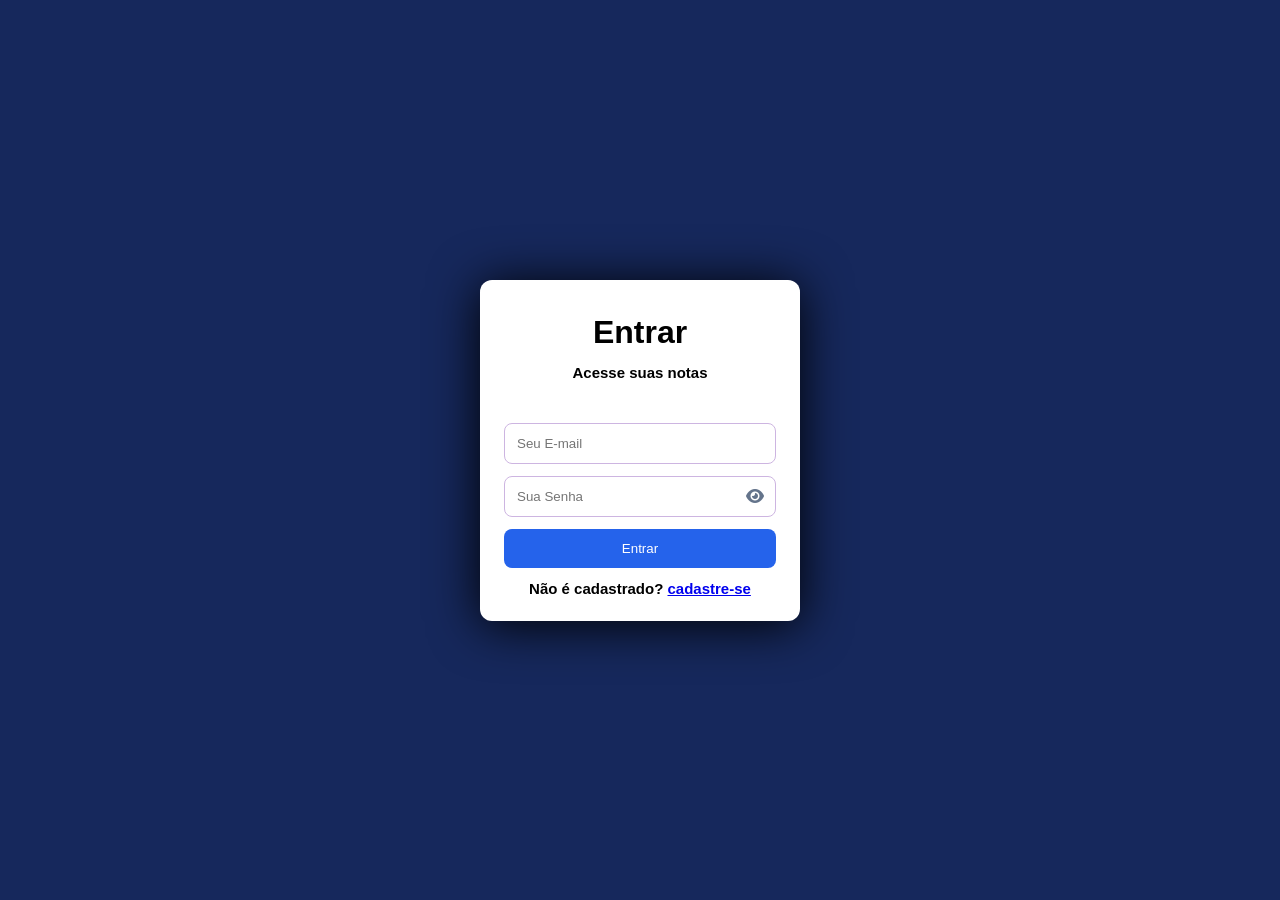
<file: index.html>
<!DOCTYPE html>
<html lang="pt-br">
<head>
    <meta charset="UTF-8">
    <meta name="viewport" content="width=device-width, initial-scale=1.0">
    <link rel="stylesheet" href="./Style/Home.css">
    <link rel="stylesheet" href="https://cdnjs.cloudflare.com/ajax/libs/font-awesome/6.5.1/css/all.min.css">
    <title>Login</title>
</head>
<body>
    <div class="container">
        <form id="formLogin" class="login-box">
            <h1>Entrar</h1>
            <h2>Acesse suas notas</h2>
            <p id="erroLogin" class="error"></p>

            <input type="email" id="email" placeholder="Seu E-mail">
            
            <div class="campo-senha">
                <input type="password" id="senha" placeholder="Sua Senha">
                <i class="fa-solid fa-eye" id="toggleSenha"></i>
            </div>

            <button type="submit">Entrar</button>
            <h2>Não é cadastrado? <a href="cadastro.html">cadastre-se</a></h2>
        </form>
    </div>

    <script src="Js/script.js"></script>
</body>
</html>
</file>
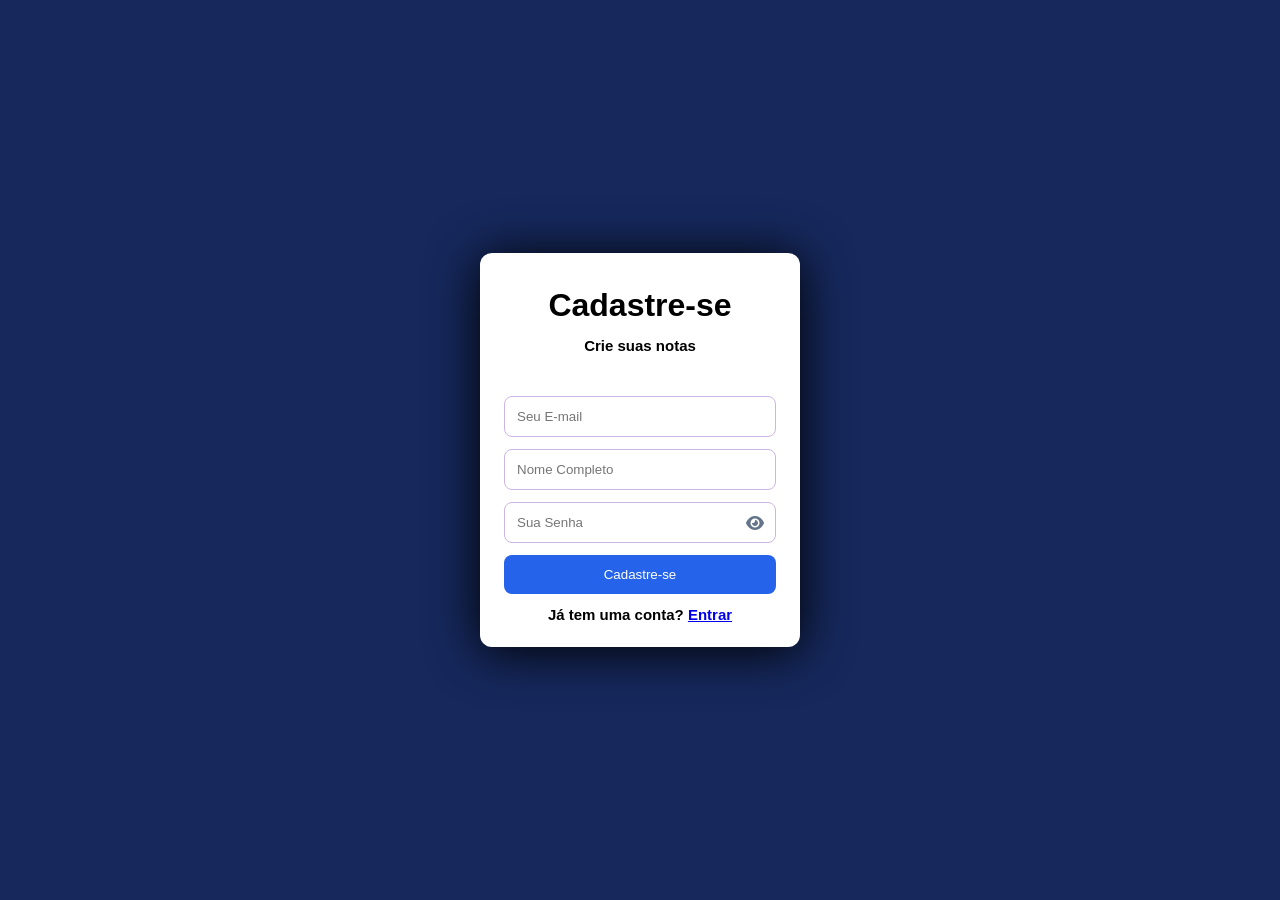
<file: cadastro.html>
<!DOCTYPE html>
<html lang="pt-br">
<head>
    <meta charset="UTF-8">
    <meta name="viewport" content="width=device-width, initial-scale=1.0">
    <link rel="stylesheet" href="./Style/Home.css">
    <link rel="stylesheet" href="https://cdnjs.cloudflare.com/ajax/libs/font-awesome/6.5.1/css/all.min.css">
    <title>Cadastre-se</title>
</head>
<body>
    <div class="container">
        <form id="formCadastro" class="login-box">
            <h1>Cadastre-se</h1>
            <h2>Crie suas notas</h2>
            <p id="erroCadastro" class="error"></p>

            <input type="email" id="email" placeholder="Seu E-mail">
            <input type="text" id="nome" placeholder="Nome Completo">
            
            <div class="campo-senha">
    <input type="password" id="senha" placeholder="Sua Senha">
    <i class="fa-solid fa-eye" onclick="mostrarSenha(this)"></i>
            </div>

            <button type="submit">Cadastre-se</button>
            <h2>Já tem uma conta? <a href="index.html">Entrar</a></h2>
        </form>
    </div>

    <script>
        function mostrarSenha(icone) {
            const campo = document.getElementById("senha");
            if (campo.type === "password") {
                campo.type = "text";
                icone.classList.remove("fa-eye");
                icone.classList.add("fa-eye-slash");
            } else {
                campo.type = "password";
                icone.classList.remove("fa-eye-slash");
                icone.classList.add("fa-eye");
            }
        }
    </script>

    <script src="Js/cadastro.js"></script>
</body>
</html>
</file>
<file: Style/Home.css>
/*index.html*/
* {
    box-sizing: border-box;
}

body {
    margin: 0;
    font-family: Arial, sans-serif;
    background-color: #16285c;
}

.container {
    height: 100vh;
    display: flex;
    justify-content: center;
    align-items: center;
}

.login-box {
    width: 320px;
    background: rgb(255, 255, 255);
    padding: 24px;
    border-radius: 12px;
    box-shadow: 0 4px 50px rgb(2, 2, 2);
    display: flex;
    flex-direction: column;
    gap: 12px;
}

.login-box h1 {
    margin: 10px 10px 1px;
    text-align: center;
}

.login-box h2 {
    margin: 0;
    font-size: 15px;
    text-align: center;
}

.login-box input {
    width: 100%;
    padding: 12px;
    border: 1px solid #cdb5e1;
    border-radius: 8px;
}

.campo-senha {
    position: relative;
    width: 100%;
    display: flex;
    align-items: center;
}

.campo-senha input {
    padding-right: 40px;
}

.campo-senha i {
    position: absolute;
    right: 12px;
    color: #64748b;
    cursor: pointer;
    font-size: 16px;
    z-index: 10;
}

.campo-senha i:hover {
    color: #2563eb;
}

.login-box button {
    padding: 12px;
    border: none;
    border-radius: 8px;
    background: #2563eb;
    color: white;
    cursor: pointer;
}

.login-box button:hover {
    background: #1d4ed8;
}

.error {
    min-height: 18px;
    margin: 0;
    color: #dc2626;
    font-size: 14px;
}
</file>
